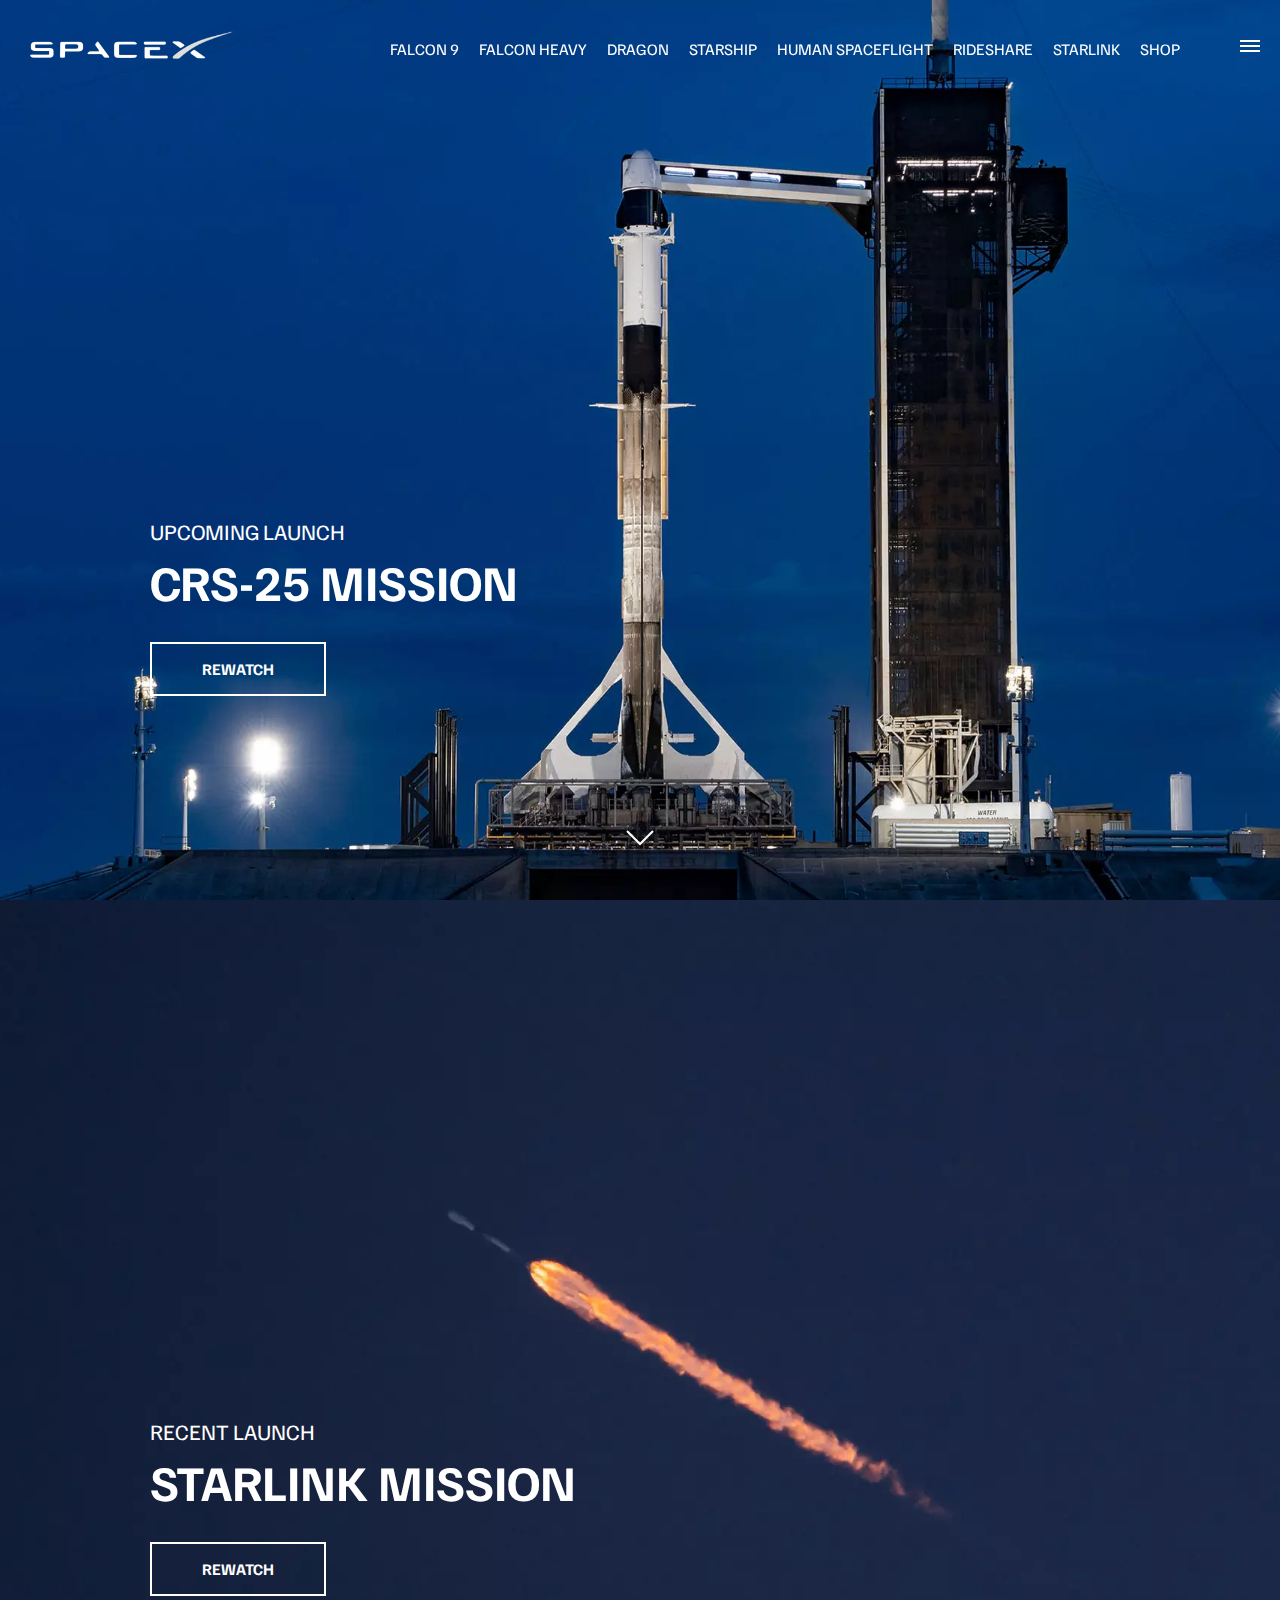
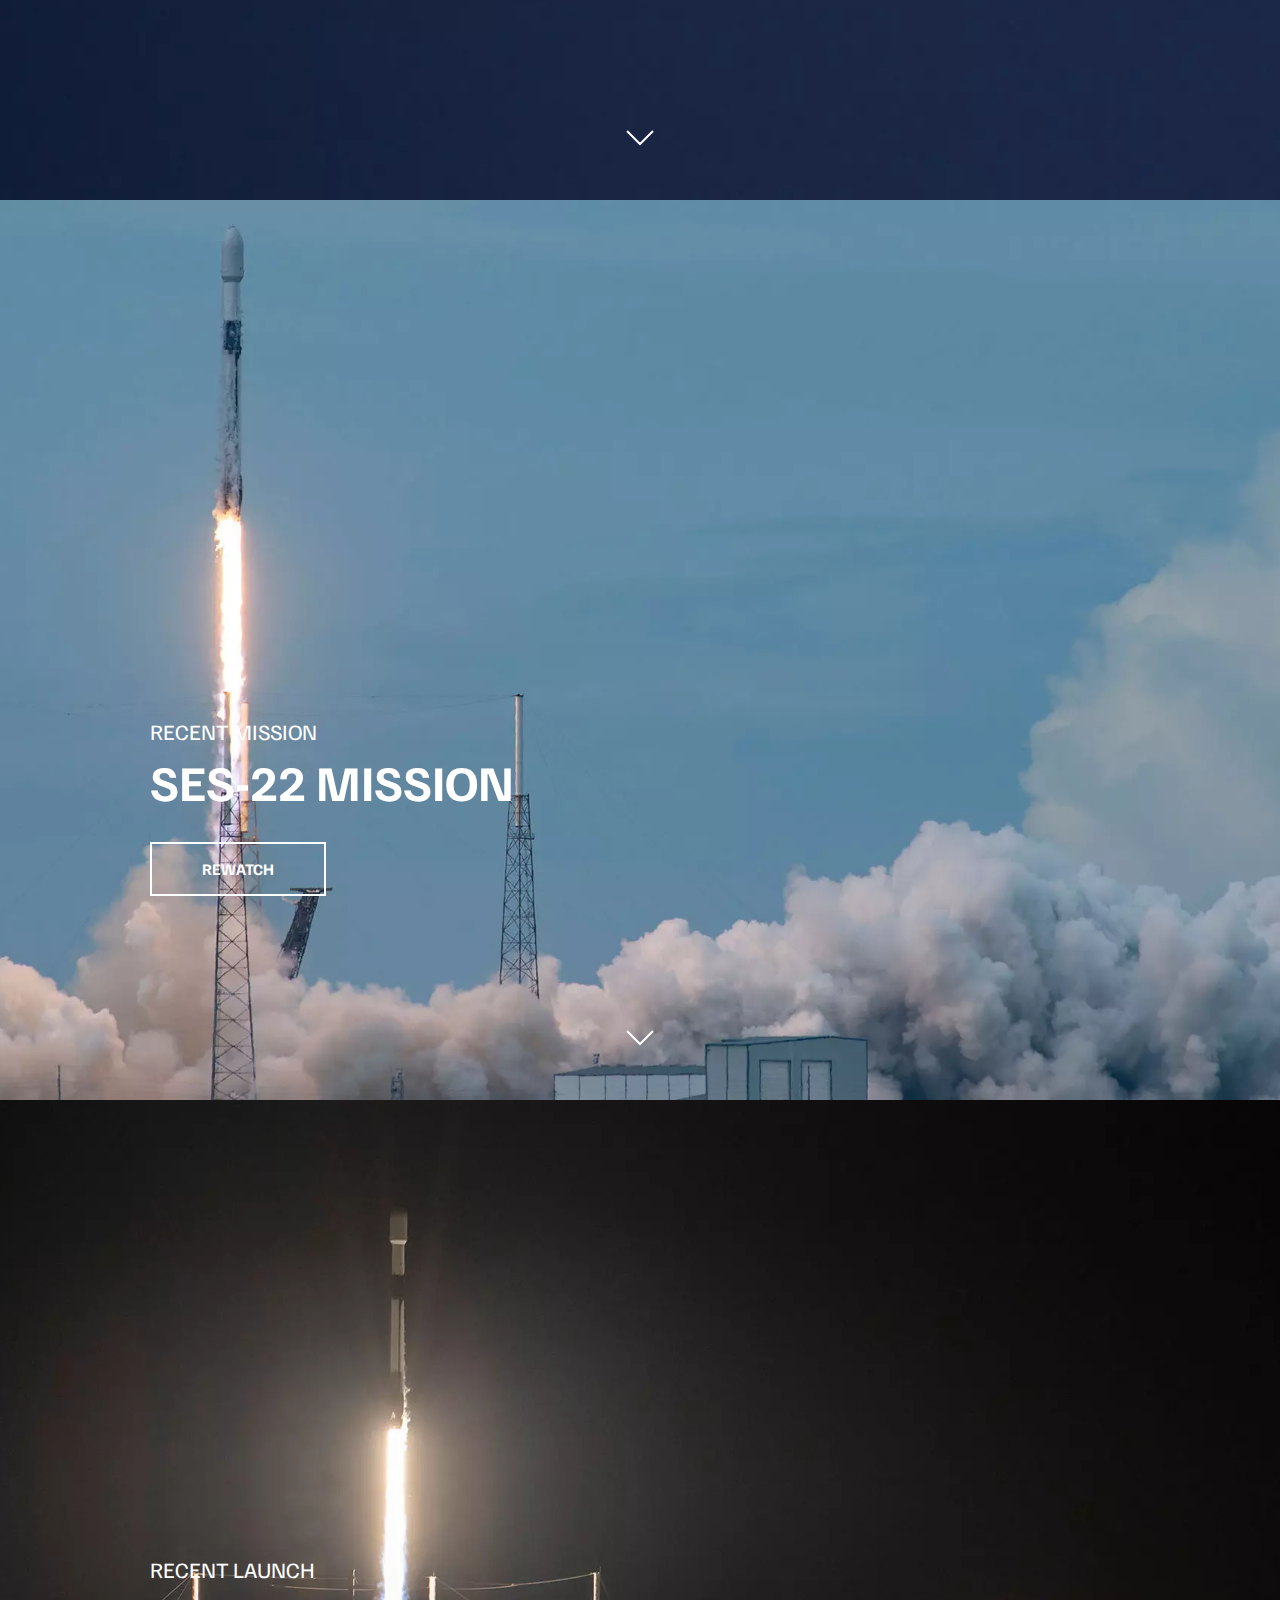
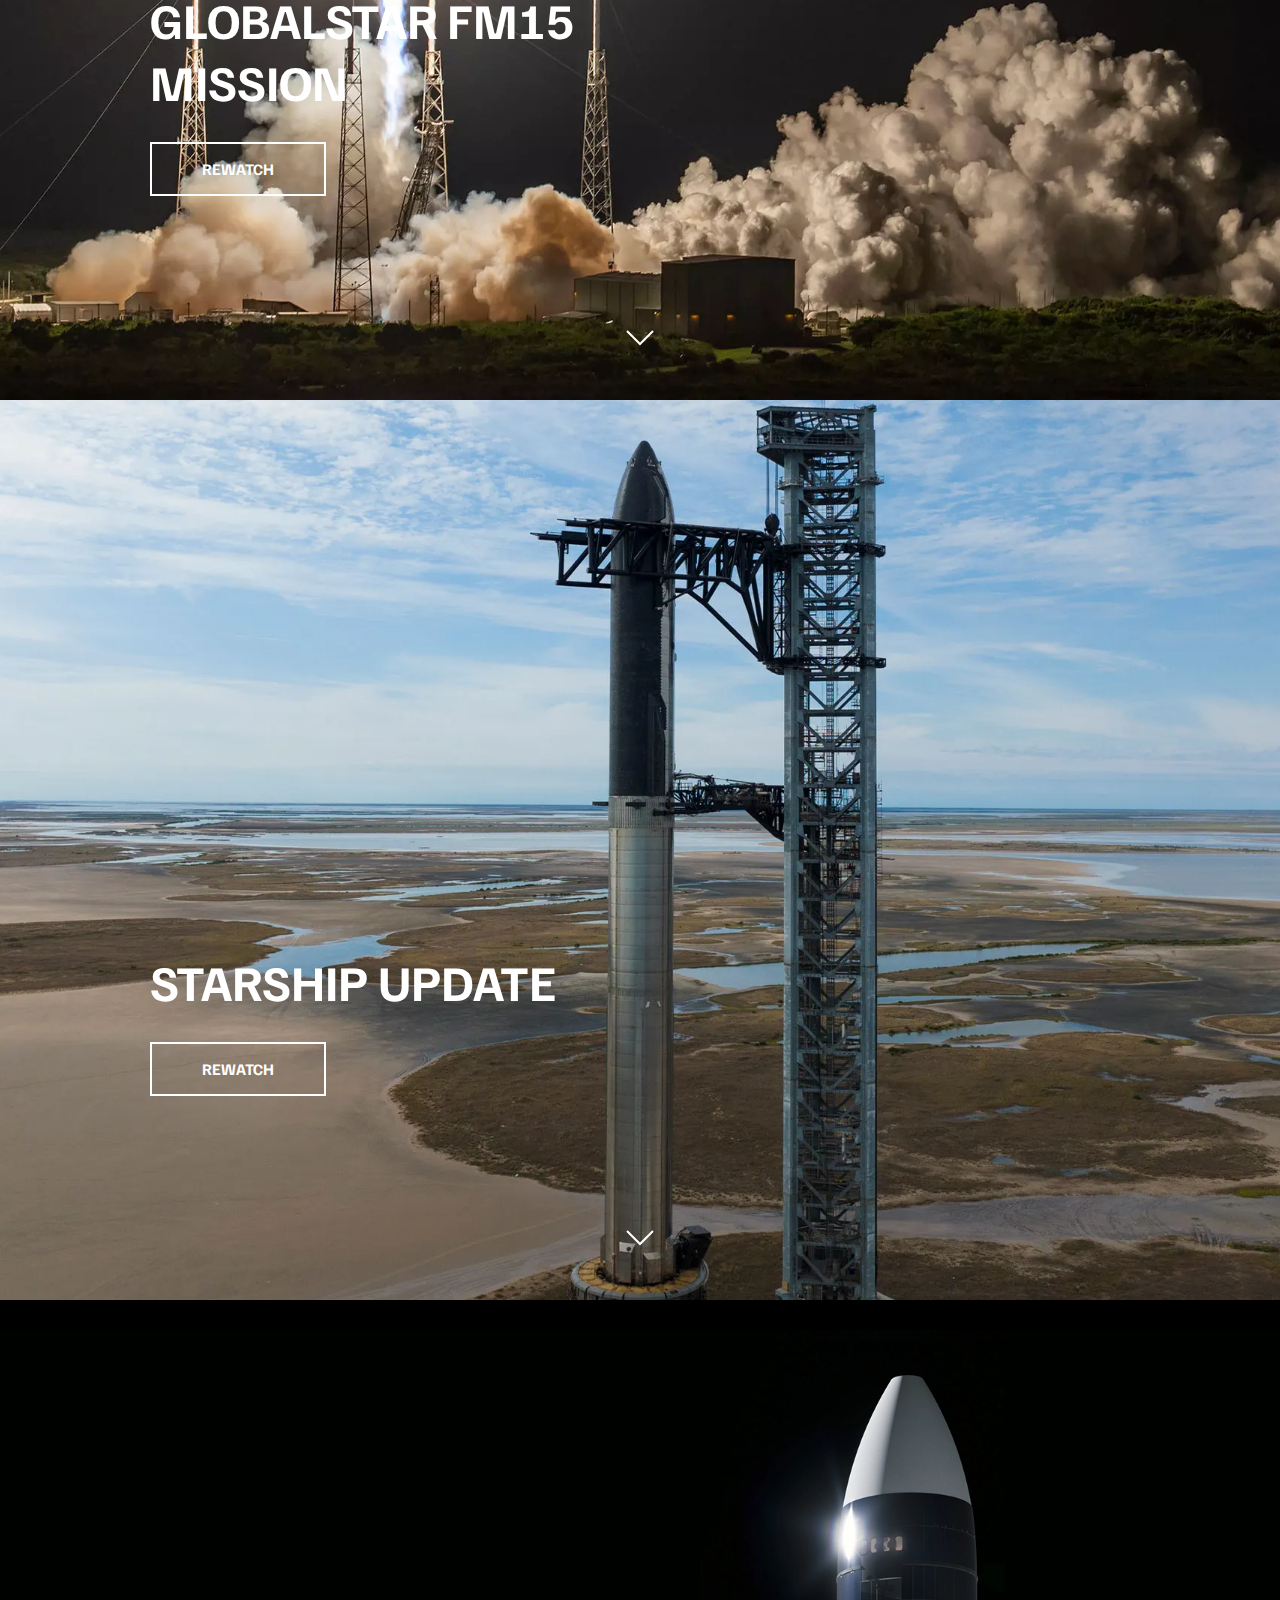
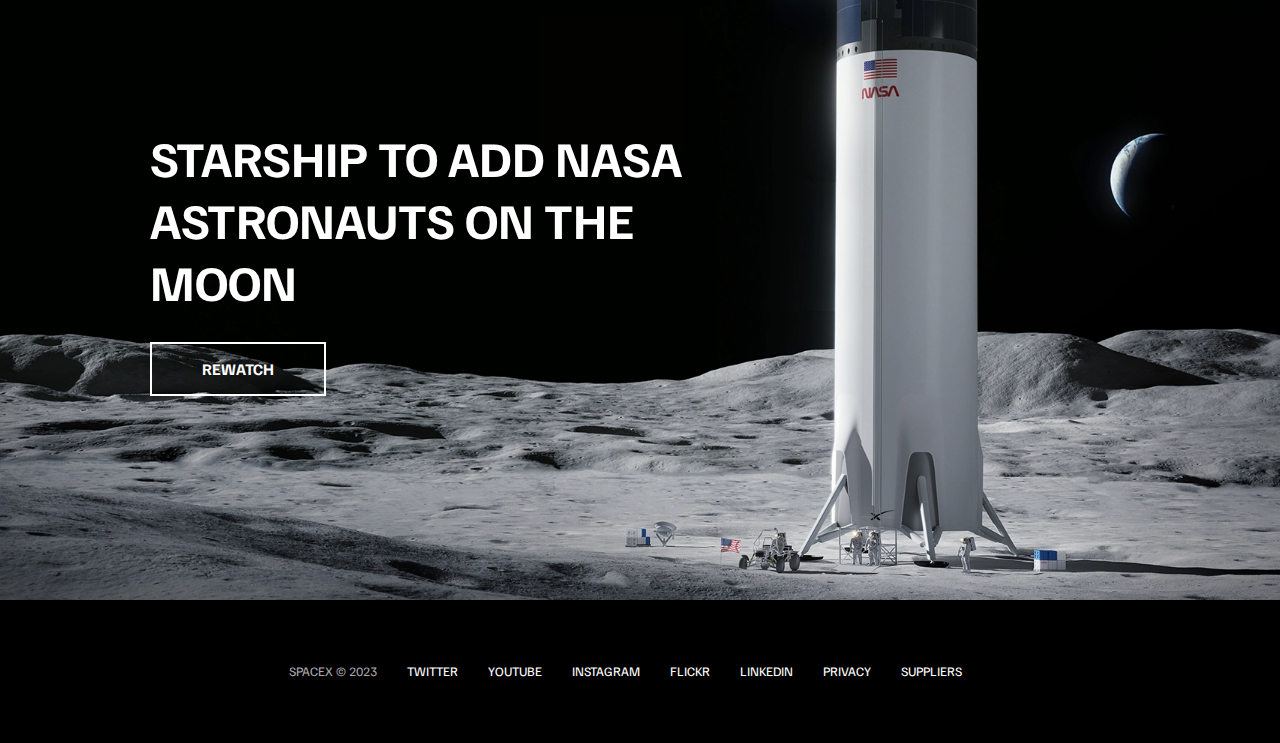
<file: index.html>
<!DOCTYPE html>
<html lang="en">
  <head>
    <meta charset="UTF-8" />
    <meta name="viewport" content="width=device-width, initial-scale=1.0" />
    <link rel="stylesheet" href="css/style.css" />
    <title>SpaceX</title>
  </head>
  <body>
    <div id="overlay"></div>
    <div id="mobile-menu" class="mobile-main-menu">
      <ul>
        <li><a href="#">Mission</a></li>
        <li><a href="#">Launches</a></li>
        <li><a href="#">Careers</a></li>
        <li><a href="#">Updates</a></li>
        <li><a href="#">Shop</a></li>

        <li class="mobile-only"><a href="falcon9.html">Falcon 9</a></li>
        <li class="mobile-only"><a href="falcon-heavy.html">Falcon Heavy</a></li>
        <li class="mobile-only"><a href="dragon.html">Dragon</a></li>
        <li class="mobile-only"><a href="#">Starship</a></li>
        <li class="mobile-only"><a href="#">Human Spaceflight</a></li>
        <li class="mobile-only"><a href="#">Rideshare</a></li>
        <li class="mobile-only"><a href="#">Starlink</a></li>
      </ul>
    </div>
    <header class="main-header">
      <div class="logo">
        <a href="index.html"><img src="images/logo.png" alt="SpaceX" /></a>
      </div>

      <nav class="desktop-main-menu">
        <ul>
          <li><a href="falcon9.html">Falcon 9</a></li>
          <li><a href="falcon-heavy.html">Falcon Heavy</a></li>
          <li><a href="dragon.html">Dragon</a></li>
          <li><a href="#">Starship</a></li>
          <li><a href="#">Human Spaceflight</a></li>
          <li><a href="#">Rideshare</a></li>
          <li><a href="#">Starlink</a></li>
          <li><a href="#">Shop</a></li>
        </ul>
      </nav>
    </header>

    <!-- Hamburger Menu -->
    <button id="menu-btn" class="hamburger" type="button">
      <span class="hamburger-top"></span>
      <span class="hamburger-middle"></span>
      <span class="hamburger-bottom"></span>
    </button>

    <!-- Section A -->
    <section class="section-a">
      <div class="section-inner">
        <h4>Upcoming Launch</h4>
        <h2>CRS-25 Mission</h2>
        <a class="btn">
          <div class="hover"></div>
          <span>Rewatch</span>
        </a>
      </div>

      <div class="scroll-arrow">
        <svg width="30px" height="20px">
          <path
            stroke="#ffffff"
            fill="none"
            stroke-width="2px"
            d="M2.000,5.000 L15.000,18.000 L28.000,5.000 "
          ></path>
        </svg>
      </div>
    </section>

    <!-- Section B -->
    <section class="section-b">
      <div class="section-inner">
        <h4>Recent Launch</h4>
        <h2>Starlink Mission</h2>
        <a class="btn">
          <div class="hover"></div>
          <span>Rewatch</span>
        </a>
      </div>

      <div class="scroll-arrow">
        <svg width="30px" height="20px">
          <path
            stroke="#ffffff"
            fill="none"
            stroke-width="2px"
            d="M2.000,5.000 L15.000,18.000 L28.000,5.000 "
          ></path>
        </svg>
      </div>
    </section>

    <!-- Section c -->
    <section class="section-c">
      <div class="section-inner">
        <h4>Recent Mission</h4>
        <h2>SES-22 Mission</h2>
        <a class="btn">
          <div class="hover"></div>
          <span>Rewatch</span>
        </a>
      </div>

      <div class="scroll-arrow">
        <svg width="30px" height="20px">
          <path
            stroke="#ffffff"
            fill="none"
            stroke-width="2px"
            d="M2.000,5.000 L15.000,18.000 L28.000,5.000 "
          ></path>
        </svg>
      </div>
    </section>

    <!-- Section D -->
    <section class="section-d">
      <div class="section-inner">
        <h4>Recent Launch</h4>
        <h2>Globalstar FM15 Mission</h2>
        <a class="btn">
          <div class="hover"></div>
          <span>Rewatch</span>
        </a>
      </div>

      <div class="scroll-arrow">
        <svg width="30px" height="20px">
          <path
            stroke="#ffffff"
            fill="none"
            stroke-width="2px"
            d="M2.000,5.000 L15.000,18.000 L28.000,5.000 "
          ></path>
        </svg>
      </div>
    </section>

    <!-- Section E -->
    <section class="section-e">
      <div class="section-inner">
        <h2>Starship Update</h2>
        <a class="btn">
          <div class="hover"></div>
          <span>Rewatch</span>
        </a>
      </div>

      <div class="scroll-arrow">
        <svg width="30px" height="20px">
          <path
            stroke="#ffffff"
            fill="none"
            stroke-width="2px"
            d="M2.000,5.000 L15.000,18.000 L28.000,5.000 "
          ></path>
        </svg>
      </div>
    </section>

    <!-- Section F -->
    <section class="section-f">
      <div class="section-inner">
        <h2>Starship to add NASA astronauts on the moon</h2>
        <a class="btn">
          <div class="hover"></div>
          <span>Rewatch</span>
        </a>
      </div>
    </section>

    <footer>
      <ul>
        <li>SpaceX &copy; 2023</li>
        <li><a href="#">Twitter</a></li>
        <li><a href="#">YouTube</a></li>
        <li><a href="#">Instagram</a></li>
        <li><a href="#">Flickr</a></li>
        <li><a href="#">LinkedIn</a></li>
        <li><a href="#">Privacy</a></li>
        <li><a href="#">Suppliers</a></li>
      </ul>
    </footer>
    <script src="js/script.js"></script>
  </body>
</html>
</file>
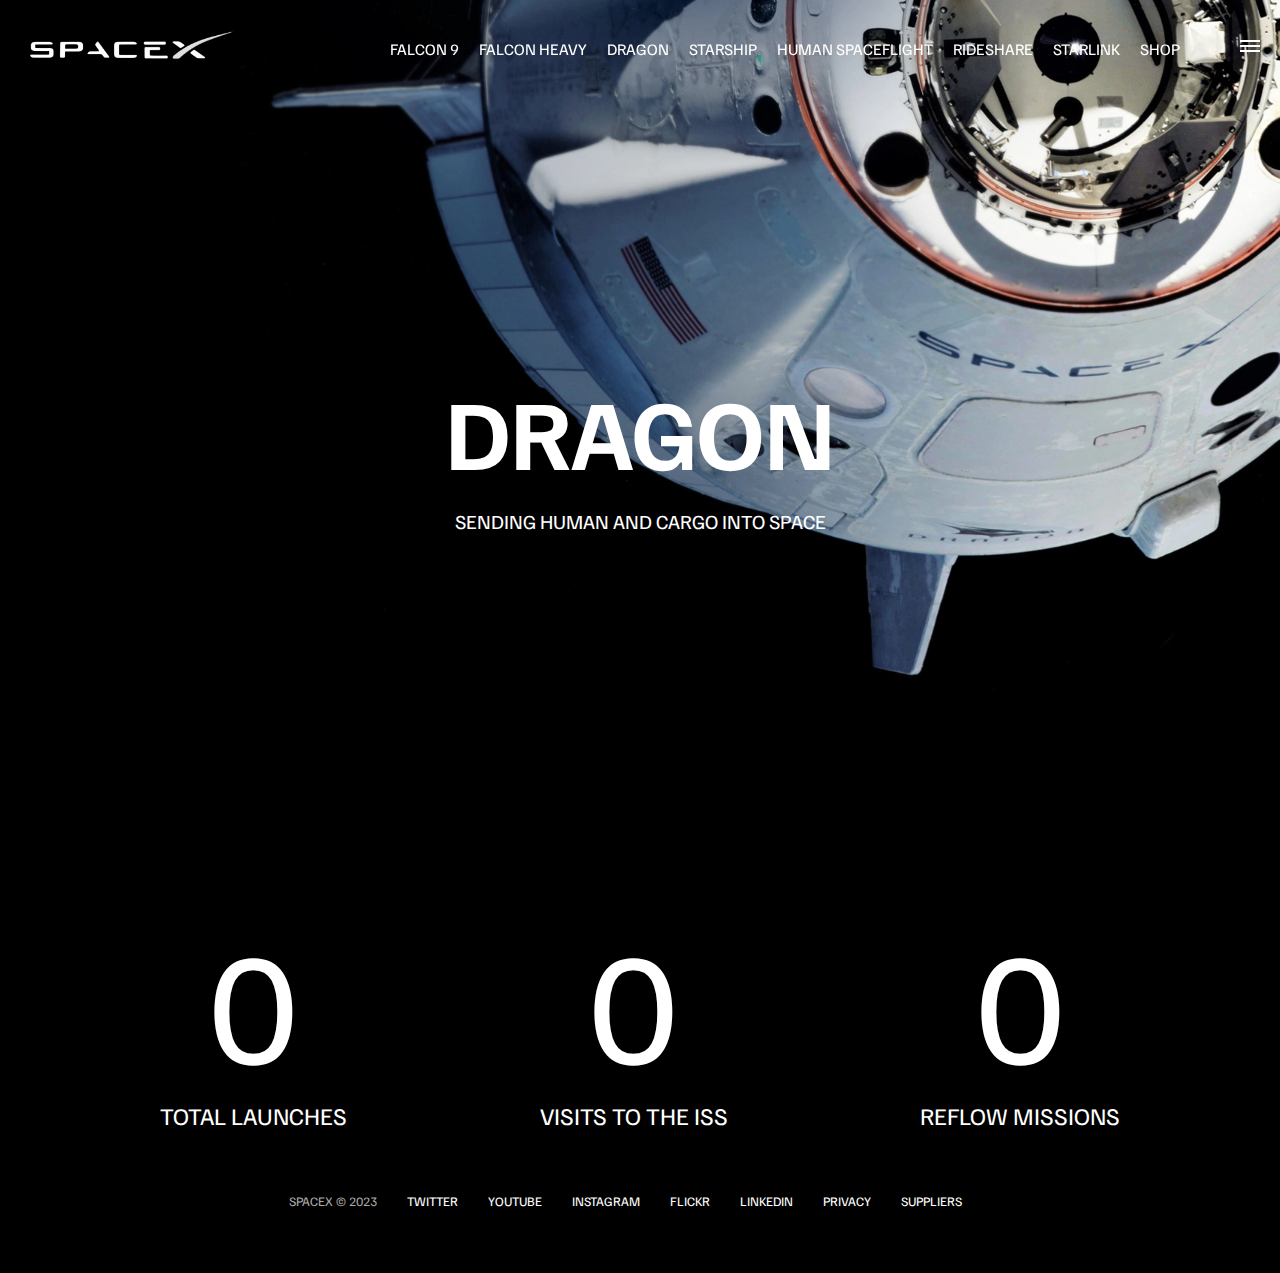
<file: dragon.html>
<!DOCTYPE html>
<html lang="en">
  <head>
    <meta charset="UTF-8" />
    <meta name="viewport" content="width=device-width, initial-scale=1.0" />
    <link rel="stylesheet" href="css/style.css" />
    <title>SpaceX - Dragon</title>
  </head>
  <body>
    <div id="overlay"></div>
    <div id="mobile-menu" class="mobile-main-menu">
      <ul>
        <li><a href="#">Mission</a></li>
        <li><a href="#">Launches</a></li>
        <li><a href="#">Careers</a></li>
        <li><a href="#">Updates</a></li>
        <li><a href="#">Shop</a></li>

        <li class="mobile-only"><a href="falcon9.html">Falcon 9</a></li>
        <li class="mobile-only"><a href="falcon-heavy.html">Falcon Heavy</a></li>
        <li class="mobile-only"><a href="dragon.html">Dragon</a></li>
        <li class="mobile-only"><a href="#">Starship</a></li>
        <li class="mobile-only"><a href="#">Human Spaceflight</a></li>
        <li class="mobile-only"><a href="#">Rideshare</a></li>
        <li class="mobile-only"><a href="#">Starlink</a></li>
      </ul>
    </div>
    <header class="main-header">
      <div class="logo">
        <a href="index.html"><img src="images/logo.png" alt="SpaceX" /></a>
      </div>

      <nav class="desktop-main-menu">
        <ul>
          <li><a href="falcon9.html">Falcon 9</a></li>
          <li><a href="falcon-heavy.html">Falcon Heavy</a></li>
          <li><a href="dragon.html">Dragon</a></li>
          <li><a href="#">Starship</a></li>
          <li><a href="#">Human Spaceflight</a></li>
          <li><a href="#">Rideshare</a></li>
          <li><a href="#">Starlink</a></li>
          <li><a href="#">Shop</a></li>
        </ul>
      </nav>
    </header>

    <!-- Hamburger Menu -->
    <button id="menu-btn" class="hamburger" type="button">
      <span class="hamburger-top"></span>
      <span class="hamburger-middle"></span>
      <span class="hamburger-bottom"></span>
    </button>

    <section class="section-animate bg-dragon">
      
    </section>
    <div class="section-inner-center">
      <h3>Dragon</h3>
      <p>Sending human and cargo into space</p>
    </div>

    <div class="stats">
      <div>
        <span class="counter" data-target="34">0</span>
        <h4>Total Launches</h4>
      </div>
      <div>
        <span class="counter" data-target="31">0</span>
        <h4>Visits to the ISS</h4>
      </div>
      <div>
        <span class="counter" data-target="13">0</span>
        <h4>Reflow Missions</h4>
      </div>
    </div>

    <footer>
      <ul>
        <li>SpaceX &copy; 2023</li>
        <li><a href="#">Twitter</a></li>
        <li><a href="#">YouTube</a></li>
        <li><a href="#">Instagram</a></li>
        <li><a href="#">Flickr</a></li>
        <li><a href="#">LinkedIn</a></li>
        <li><a href="#">Privacy</a></li>
        <li><a href="#">Suppliers</a></li>
      </ul>
    </footer>
    <script src="js/script.js"></script>
  </body>
</html>
</file>
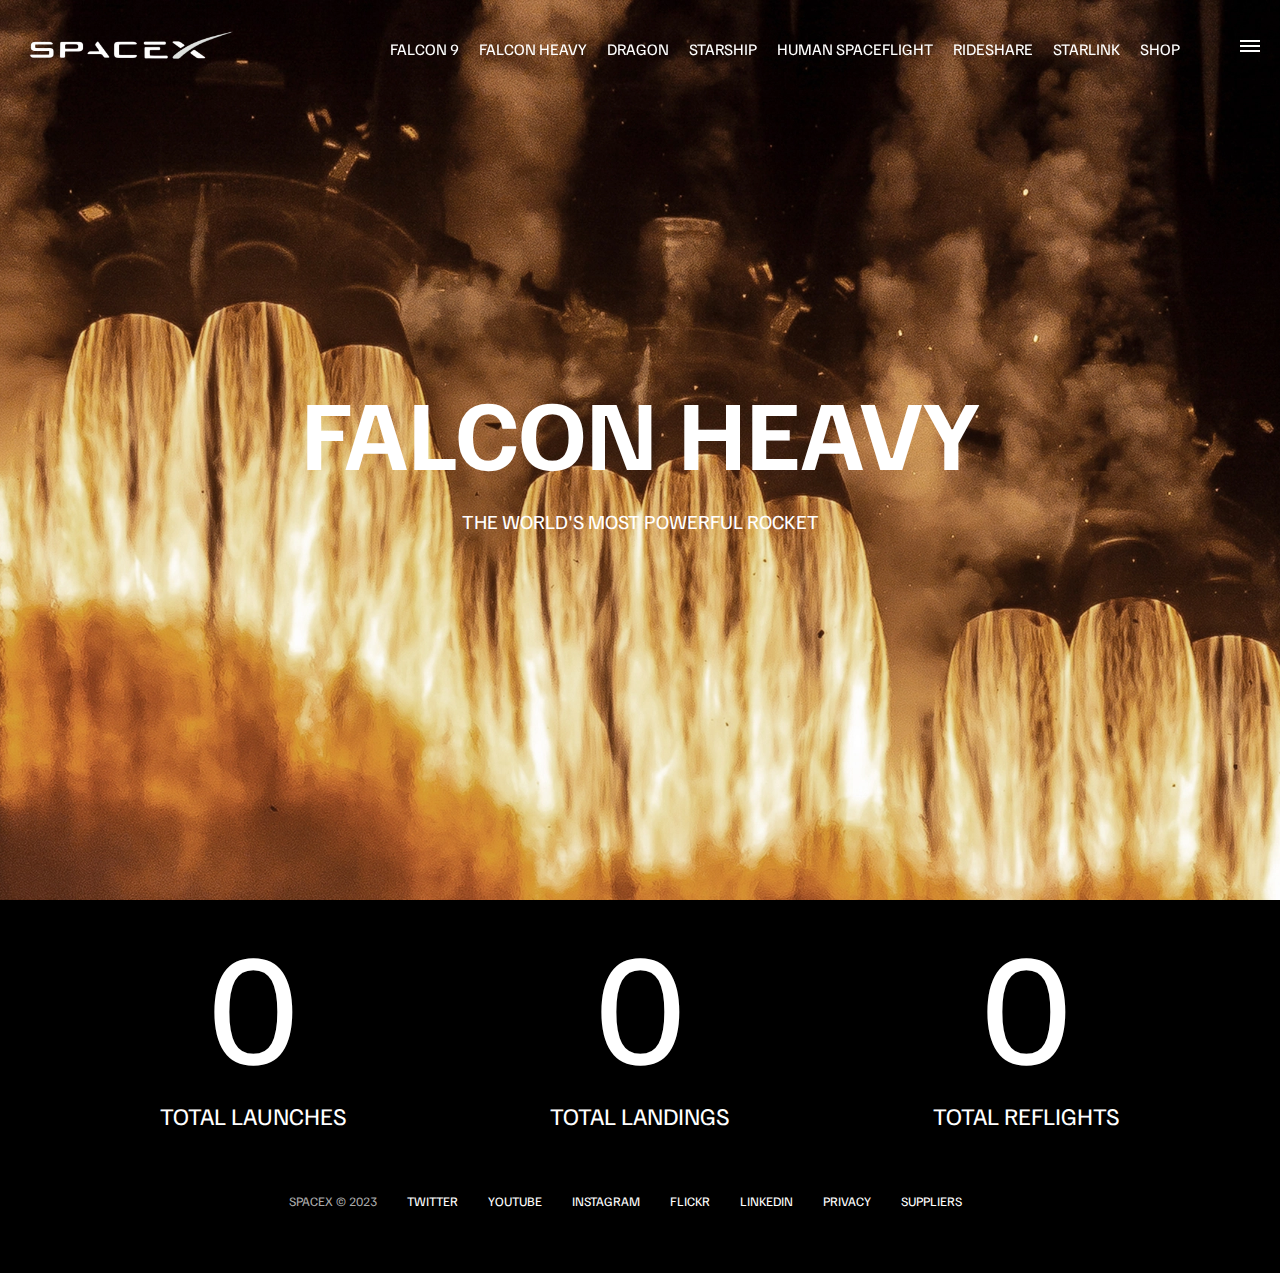
<file: falcon-heavy.html>
<!DOCTYPE html>
<html lang="en">
  <head>
    <meta charset="UTF-8" />
    <meta name="viewport" content="width=device-width, initial-scale=1.0" />
    <link rel="stylesheet" href="css/style.css" />
    <title>SpaceX - Falcon Heavy</title>
  </head>
  <body>
    <div id="overlay"></div>
    <div id="mobile-menu" class="mobile-main-menu">
      <ul>
        <li><a href="#">Mission</a></li>
        <li><a href="#">Launches</a></li>
        <li><a href="#">Careers</a></li>
        <li><a href="#">Updates</a></li>
        <li><a href="#">Shop</a></li>

        <li class="mobile-only"><a href="falcon9.html">Falcon 9</a></li>
        <li class="mobile-only"><a href="falcon-heavy.html">Falcon Heavy</a></li>
        <li class="mobile-only"><a href="dragon.html">Dragon</a></li>
        <li class="mobile-only"><a href="#">Starship</a></li>
        <li class="mobile-only"><a href="#">Human Spaceflight</a></li>
        <li class="mobile-only"><a href="#">Rideshare</a></li>
        <li class="mobile-only"><a href="#">Starlink</a></li>
      </ul>
    </div>
    <header class="main-header">
      <div class="logo">
        <a href="index.html"><img src="images/logo.png" alt="SpaceX" /></a>
      </div>

      <nav class="desktop-main-menu">
        <ul>
          <li><a href="falcon9.html">Falcon 9</a></li>
          <li><a href="falcon-heavy.html">Falcon Heavy</a></li>
          <li><a href="dragon.html">Dragon</a></li>
          <li><a href="#">Starship</a></li>
          <li><a href="#">Human Spaceflight</a></li>
          <li><a href="#">Rideshare</a></li>
          <li><a href="#">Starlink</a></li>
          <li><a href="#">Shop</a></li>
        </ul>
      </nav>
    </header>

    <!-- Hamburger Menu -->
    <button id="menu-btn" class="hamburger" type="button">
      <span class="hamburger-top"></span>
      <span class="hamburger-middle"></span>
      <span class="hamburger-bottom"></span>
    </button>

    <section class="section-animate bg-falcon-heavy">
      
    </section>
    <div class="section-inner-center">
      <h3>Falcon Heavy</h3>
      <p>The world's most powerful rocket</p>
    </div>

    <div class="stats">
      <div>
        <span class="counter" data-target="3">0</span>
        <h4>Total Launches</h4>
      </div>
      <div>
        <span class="counter" data-target="7">0</span>
        <h4>Total Landings</h4>
      </div>
      <div>
        <span class="counter" data-target="4">0</span>
        <h4>Total Reflights</h4>
      </div>
    </div>

    <footer>
      <ul>
        <li>SpaceX &copy; 2023</li>
        <li><a href="#">Twitter</a></li>
        <li><a href="#">YouTube</a></li>
        <li><a href="#">Instagram</a></li>
        <li><a href="#">Flickr</a></li>
        <li><a href="#">LinkedIn</a></li>
        <li><a href="#">Privacy</a></li>
        <li><a href="#">Suppliers</a></li>
      </ul>
    </footer>
    <script src="js/script.js"></script>
  </body>
</html>
</file>
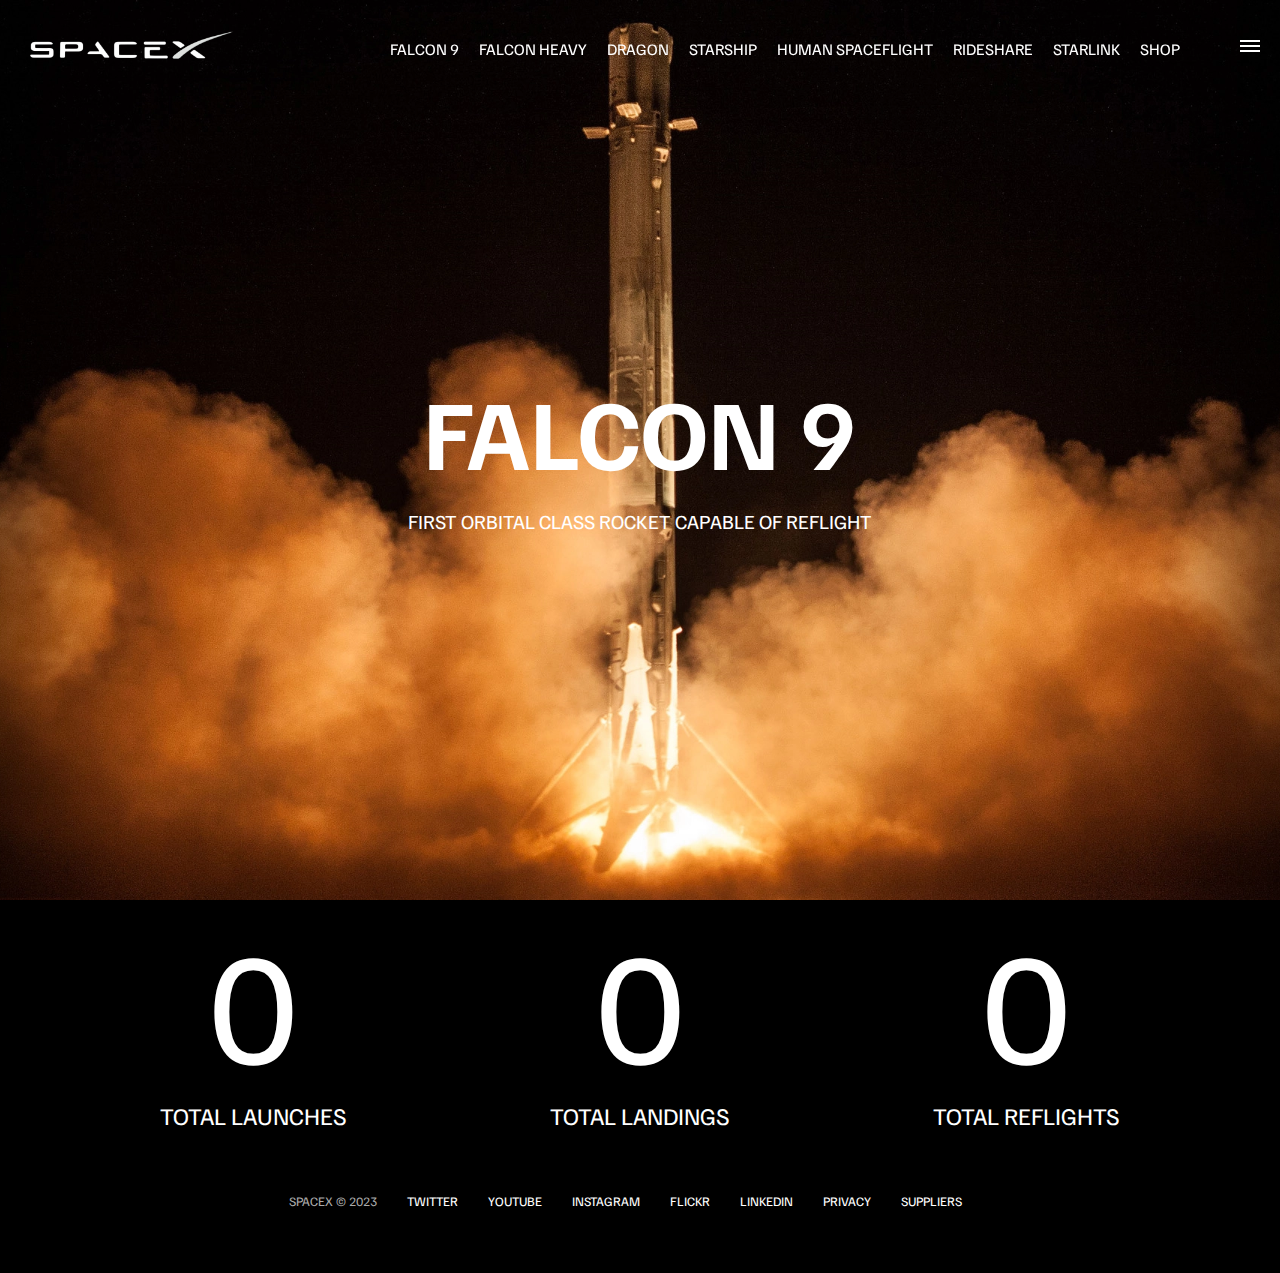
<file: falcon9.html>
<!DOCTYPE html>
<html lang="en">
  <head>
    <meta charset="UTF-8" />
    <meta name="viewport" content="width=device-width, initial-scale=1.0" />
    <link rel="stylesheet" href="css/style.css" />
    <title>SpaceX - Falcon 9</title>
  </head>
  <body>
    <div id="overlay"></div>
    <div id="mobile-menu" class="mobile-main-menu">
      <ul>
        <li><a href="#">Mission</a></li>
        <li><a href="#">Launches</a></li>
        <li><a href="#">Careers</a></li>
        <li><a href="#">Updates</a></li>
        <li><a href="#">Shop</a></li>

        <li class="mobile-only"><a href="falcon9.html">Falcon 9</a></li>
        <li class="mobile-only"><a href="falcon-heavy.html">Falcon Heavy</a></li>
        <li class="mobile-only"><a href="dragon.html">Dragon</a></li>
        <li class="mobile-only"><a href="#">Starship</a></li>
        <li class="mobile-only"><a href="#">Human Spaceflight</a></li>
        <li class="mobile-only"><a href="#">Rideshare</a></li>
        <li class="mobile-only"><a href="#">Starlink</a></li>
      </ul>
    </div>
    <header class="main-header">
      <div class="logo">
        <a href="index.html"><img src="images/logo.png" alt="SpaceX" /></a>
      </div>

      <nav class="desktop-main-menu">
        <ul>
          <li><a href="falcon9.html">Falcon 9</a></li>
          <li><a href="falcon-heavy.html">Falcon Heavy</a></li>
          <li><a href="dragon.html">Dragon</a></li>
          <li><a href="#">Starship</a></li>
          <li><a href="#">Human Spaceflight</a></li>
          <li><a href="#">Rideshare</a></li>
          <li><a href="#">Starlink</a></li>
          <li><a href="#">Shop</a></li>
        </ul>
      </nav>
    </header>

    <!-- Hamburger Menu -->
    <button id="menu-btn" class="hamburger" type="button">
      <span class="hamburger-top"></span>
      <span class="hamburger-middle"></span>
      <span class="hamburger-bottom"></span>
    </button>

    <section class="section-animate bg-falcon-9">
      
    </section>
    <div class="section-inner-center">
      <h3>Falcon 9</h3>
      <p>First orbital class rocket capable of reflight</p>
    </div>

    <div class="stats">
      <div>
        <span class="counter" data-target="3">0</span>
        <h4>Total Launches</h4>
      </div>
      <div>
        <span class="counter" data-target="7">0</span>
        <h4>Total Landings</h4>
      </div>
      <div>
        <span class="counter" data-target="4">0</span>
        <h4>Total Reflights</h4>
      </div>
    </div>

    <footer>
      <ul>
        <li>SpaceX &copy; 2023</li>
        <li><a href="#">Twitter</a></li>
        <li><a href="#">YouTube</a></li>
        <li><a href="#">Instagram</a></li>
        <li><a href="#">Flickr</a></li>
        <li><a href="#">LinkedIn</a></li>
        <li><a href="#">Privacy</a></li>
        <li><a href="#">Suppliers</a></li>
      </ul>
    </footer>
    <script src="js/script.js"></script>
  </body>
</html>
</file>
<file: css/style.css>
@import url("https://fonts.googleapis.com/css2?family=Familjen+Grotesk:wght@400;600;700&display=swap");

*,
*::before,
*::after {
  box-sizing: border-box;
  margin: 0;
  padding: 0;
}

body {
  font-family: "Familjen Grotesk", sans-serif;
  background: #000;
  color: #fff;
}

a {
  text-decoration: none;
  color: #fff;
}

ul {
  list-style: none;
}

/* Header/Navebar */
.main-header {
  position: fixed;
  top: 0;
  left: 0;
  width: 100%;
  z-index: 3;
  display: flex;
  justify-content: space-between;
  align-items: center;
  text-transform: uppercase;
  height: 100px;
  padding: 0 30px;
}

/* Logo */
.logo {
  width: 210px;
  height: auto;
}

.logo img {
  display: block;
  width: 100%;
  height: auto;
}

/* Desktop Menu */
.desktop-main-menu {
  margin-right: 50px;
}

.desktop-main-menu ul {
  display: flex;
}

.desktop-main-menu ul li {
  position: relative;
  margin-right: 20px;
  padding-bottom: 2px;
}

/* Menu item bottom border */
.desktop-main-menu ul li a::after {
  content: "";
  position: absolute;
  bottom: 0;
  left: 0;
  width: 100%;
  height: 1px;
  background: #fff;
  transform: scaleX(0);
  transition: transform 0.6s cubic-bezier(0.19, 1, 0.22, 1);
  transform-origin: left center;
}

.desktop-main-menu ul li a:hover::after {
  transform: scaleX(1);
  transform-origin: left center;
  transition: 0.4s;
}

section {
  position: relative;
  height: 100vh;
  background-position: center center;
  background-repeat: no-repeat;
  background-size: cover;
  text-transform: uppercase;
}

.section-inner {
  position: absolute;
  bottom: 200px;
  left: 150px;
  max-width: 560px;
}

.section-inner h4 {
  font-size: 22px;
  margin-bottom: 5px;
  font-weight: 300;
  animation: fadeInUp 0.5s ease-in-out;
}

.section-inner h2 {
  font-size: 50px;
  font-weight: 700;
  margin-bottom: 20px;
  animation: fadeInUp 0.5s ease-in-out 0.2s;
  animation-fill-mode: both; /* Stop from showing at start*/
}

.section-inner a {
  animation: fadeInUp 0.5s ease-in-out 0.4s;
  animation-fill-mode: both; /* Stop from showing at start*/
}

/* Background images */
.section-a {
  background-image: url("../images/section-a.webp");
}
.section-b {
  background-image: url("../images/section-b.webp");
}
.section-c {
  background-image: url("../images/section-c.webp");
}
.section-d {
  background-image: url("../images/section-d.webp");
}
.section-e {
  background-image: url("../images/section-e.webp");
}
.section-f {
  background-image: url("../images/section-f.webp");
}

.btn {
  position: relative;
  display: inline-block;
  cursor: pointer;
  text-align: center;
  min-width: 130px;
  padding: 15px 50px;
  margin-top: 10px;
  border: 2px solid #fff;
  text-transform: uppercase;
  font-weight: bold;
  overflow: hidden;
  z-index: 2;
}

.btn:hover span {
  color: #000;
}

.btn .hover {
  position: absolute;
  top: 0;
  left: 0;
  width: 100%;
  height: 100%;
  background: #fff;
  color: #000;
  z-index: -1;
  transform: translateY(100%);
  transition: 0.6s cubic-bezier(0.19, 1, 0.22, 1);
}

.btn:hover .hover {
  transform: translateY(0);
}

.scroll-arrow {
  position: absolute;
  bottom: 50px;
  left: 50%;
  transform: translateX(-50%);
  animation: fadeBounce 5s infinite;
}

/* Footer */
footer {
  position: relative;
  padding: 55px 0;
}

footer ul {
  display: flex;
  justify-content: center;
  align-items: center;
  flex-wrap: wrap;
}

footer ul li {
  margin-right: 30px;
  color: #aaa;
  text-transform: uppercase;
  font-size: 13px;
  line-height: 2.5;
}

footer ul li a {
  color: #fff;
  transition: color 0.6s;
}

footer ul li a:hover {
  color: #aaa;
}

/* Hamburger Menu */
.hamburger {
  position: fixed;
  top: 40px;
  right: 20px;
  z-index: 10;
  cursor: pointer;
  width: 20px;
  height: 20px;
  background: none;
  border: none;
}

.hamburger-top,
.hamburger-middle,
.hamburger-bottom {
  position: absolute;
  width: 20px;
  height: 2px;
  top: 0;
  left: 0;
  background: #fff;
  transition: all 0.5s;
}

.hamburger-middle {
  transform: translateY(5px);
}

.hamburger-bottom {
  transform: translateY(10px);
}

/* Transition hamburger to X when open */
.open {
  transform: rotate(90deg);
}

.open .hamburger-top {
  transform: rotate(45deg) translateY(6px) translateX(6px);
}

.open .hamburger-middle {
  display: none;
}

.open .hamburger-bottom {
  transform: rotate(-45deg) translateY(6px) translateX(-6px);
}

/* Overlay */
.overlay-show {
  position: fixed;
  top: 0;
  left: 0;
  width: 100%;
  height: 100%;
  background-color: rgba(0, 0, 0, 0.5);
  z-index: 3;
}

/* Stop body scroll */
.stop-scrolling {
  overflow: hidden;
}

/* Hide mobile main menu items */
.mobile-only {
  display: none;
}

/* Mobile Menu */
.mobile-main-menu {
  position: fixed;
  top: 0;
  right: 0;
  width: 350px;
  height: 100%;
  background: #000;
  z-index: 4;
  display: flex;
  align-items: center;
  justify-content: center;
  transform: translateX(100%);
  transition: transform 0.6s cubic-bezier(0.19, 1, 0.22, 1);
}

/* Bring Menu from right */
.show-menu {
  transform: translateX(0);
}

.mobile-main-menu ul {
  display: flex;
  flex-direction: column;
  align-items: end;
  justify-content: center;
  padding: 50px;
  width: 100%;
}

.mobile-main-menu ul li {
  margin-bottom: 20px;
  font-size: 18px;
  text-transform: uppercase;
  border-bottom: 1px dotted #555;
  width: 100%;
  text-align: right;
  padding-bottom: 8px;
}

.mobile-main-menu ul li a {
  color: #fff;
  transition: color 0.6;
}

.mobile-main-menu ul li a:hover {
  color: #aaa;
}

/* Inner Pages */
.bg-falcon-9 {
  background-image: url('../images/falcon-9.webp');
}

.bg-falcon-heavy {
  background-image: url('../images/falcon-heavy.webp');
}

.bg-dragon {
  background-image: url('../images/dragon.webp');
}

.section-animate {
  animation: fadeIn 2s ease-in-out;
}

.section-inner-center {
  position: absolute;
  top: 50%;
  left: 50%;
  transform: translate(-50%, -50%);
  text-transform: uppercase;
  text-align: center;
  width: 80%;
}

.section-inner-center h3 {
  font-size: 100px;
  margin-bottom: 15px;
  animation: fadeInUp 0.5s ease-in-out;
}

.section-inner-center p {
  font-size: 20px;
  animation: fadeInUp 0.5s ease-in-out 0.2s;
  animation-fill-mode: both;
}

.stats {
  max-width: 960px;
  margin: 0 auto;
  display: flex;
  align-items: center;
  justify-content: space-between;
  text-align: center;
  text-transform: uppercase;
}

.stats div span {
  font-size: 160px;
}

.stats div h4 {
  font-size: 24px;
  font-weight: 300;
}

/* Animations */

@keyframes fadeInUp {
  0% {
    opacity: 0;
    transform: translateY(140px);
  }

  100% {
    opacity: 1;
    transform: translateY(0);
  }
}

@keyframes fadeIn {
  0% {
    opacity: 0;
  }

  100% {
    opacity: 1;
  }
}

@keyframes fadeBounce {
  0%,
  20%,
  50%,
  80%,
  100% {
    opacity: 0;
    transform: translateY(-20px);
  }

  40% {
    opacity: 1;
    transform: translateY(0);
  }
}

/* Media Queries */
@media (max-width: 960px) {
  /* Hide desktop menu */
  .desktop-main-menu {
    display: none;
  }

  .mobile-only {
    display: block;
  }

  .section-inner-center h3 {
    font-size: 75px;
  }
}
@media (max-width: 600px) {
  .section-inner {
    bottom: 75px;
    left: 20px;
  }

  .section-inner h2 {
    font-size: 40px;
  }

  footer ul li:first-child {
    position: absolute;
    top: 30px;
    left: 50%;
    transform: translateX(-50%);
  }

  footer ul li {
    margin-right: 15px;
  }

  .logo {
    width: 150px;
    margin: auto;
  }

  .section-inner-center h3 {
    font-size: 50px;
  }

  /* Stats */
  .stats {
    flex-direction: column;
  }

  .stats div {
    margin-bottom: 20px;
  }
}
</file>
